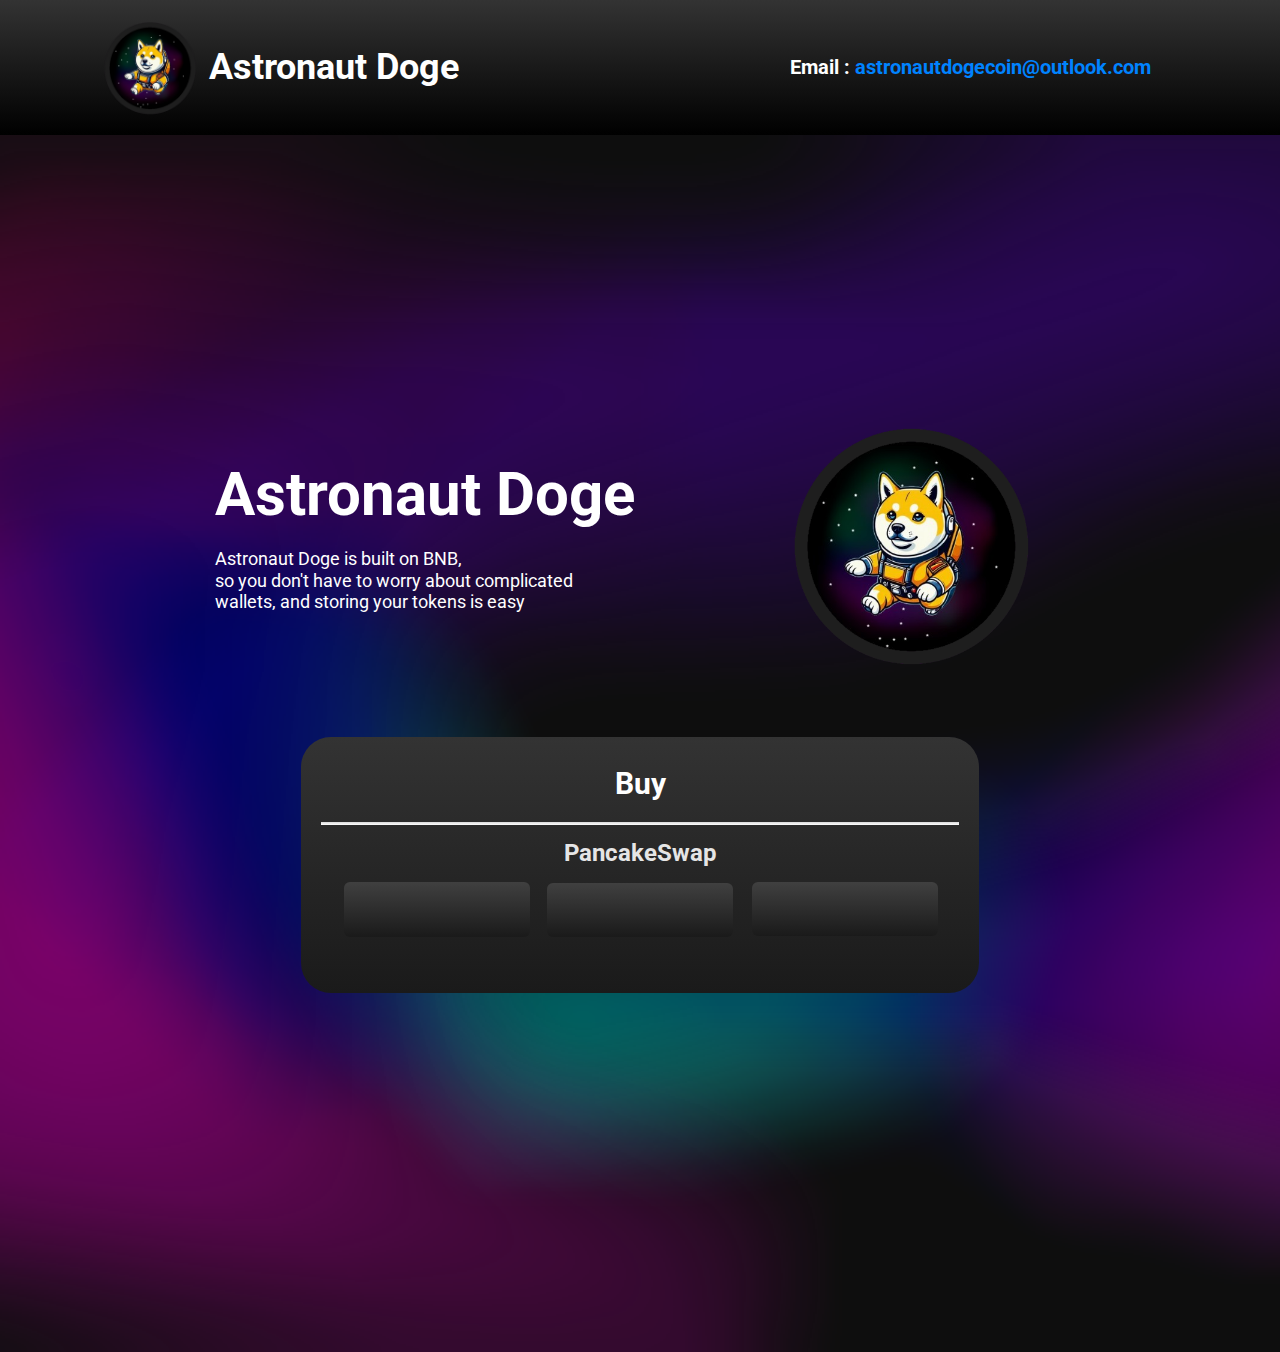
<file: index.html>
<!DOCTYPE html>
<html style="font-size: 16px;" lang="en"><head>
    <meta name="viewport" content="width=device-width, initial-scale=1.0">
    <meta charset="utf-8">
    <meta name="keywords" content="​Astronaut Doge​">
    <meta name="description" content="">
    <title>Home</title>
    <link rel="stylesheet" href="nicepage.css" media="screen">
<link rel="stylesheet" href="Home.css" media="screen">
    <script class="u-script" type="text/javascript" src="jquery.js" defer=""></script>
    <script class="u-script" type="text/javascript" src="nicepage.js" defer=""></script>
    <meta name="generator" content="Nicepage 6.3.1, nicepage.com">
    <link id="u-theme-google-font" rel="stylesheet" href="https://fonts.googleapis.com/css?family=Roboto:100,100i,300,300i,400,400i,500,500i,700,700i,900,900i|Open+Sans:300,300i,400,400i,500,500i,600,600i,700,700i,800,800i">
    
    
    
    <script type="application/ld+json">{
		"@context": "http://schema.org",
		"@type": "Organization",
		"name": "COin",
		"logo": "images/bnbcoin1.png"
}</script>
    <meta name="theme-color" content="#478ac9">
    <meta property="og:title" content="Home">
    <meta property="og:type" content="website">
  <meta data-intl-tel-input-cdn-path="intlTelInput/"></head>
  <body data-home-page="Home.html" data-home-page-title="Home" data-path-to-root="./" data-include-products="false" class="u-body u-xl-mode" data-lang="en"><header class="u-clearfix u-gradient u-header u-header" id="sec-1ff8"><div class="u-clearfix u-sheet u-sheet-1">
        <a href="https://nicepage.com" class="u-image u-logo u-image-1" data-image-width="500" data-image-height="500">
          <img src="images/bnbcoin1.png" class="u-logo-image u-logo-image-1">
        </a>
        <h3 class="u-text u-text-body-alt-color u-text-default u-text-1"> Astronaut Doge </h3>
        <h3 class="u-text u-text-body-alt-color u-text-default u-text-2"> Email : <span class="u-text-custom-color-2">astronautdogecoin@outlook.com</span>
        </h3>
      </div></header>
    <section class="u-clearfix u-image u-section-1" id="sec-8e86" data-image-width="1280" data-image-height="720">
      <div class="u-clearfix u-sheet u-sheet-1">
        <img class="u-image u-image-circle u-image-contain u-preserve-proportions u-image-1" src="images/bnbcoin1.png" alt="" data-image-width="500" data-image-height="500">
        <h2 class="u-text u-text-default u-text-white u-text-1"> Astronaut Doge </h2>
        <h6 class="u-text u-text-body-alt-color u-text-default u-text-2"> Astronaut Doge is built on BNB,<br>so you don't have to worry about complicated&nbsp;<br>wallets, and storing your tokens is easy
        </h6>
        <div class="u-container-style u-gradient u-group u-radius u-shape-round u-group-1">
          <div class="u-container-layout u-container-layout-1">
            <h3 class="u-text u-text-body-alt-color u-text-default u-text-3">Buy </h3>
            <div class="u-container-style u-gradient u-group u-group-2">
              <div class="u-container-layout"></div>
            </div>
            <h4 class="u-text u-text-default u-text-grey-10 u-text-4"> PancakeSwap</h4>
            <a href="Home.html" class="u-border-none u-btn u-btn-round u-button-style u-gradient u-hover-palette-1-light-1 u-none u-radius u-btn-1"> ⠀</a>
            <div class="custom-expanded u-clearfix u-custom-html u-custom-html-1">
              <button type="button" onclick="window.location.href = ''" style="width: 50px; height: 50px; padding: 0; border: none; background: url('https://github.com/astronautdogecoin/icon/blob/main/usdc.png?raw=true') no-repeat center center; background-size: cover;"></button>
            </div>
            <a href="Home.html" class="u-border-none u-btn u-btn-round u-button-style u-gradient u-hover-palette-1-light-1 u-none u-radius u-btn-2"> ⠀</a>
            <div class="custom-expanded u-clearfix u-custom-html u-custom-html-2">
              <button type="button" onclick="window.location.href = ''" style="width: 40px; height: 40px; padding: 0; border: none; background: url('https://raw.githubusercontent.com/astronautdogecoin/icon/main/bnb.png') no-repeat center center; background-size: cover;"></button>
            </div>
            <a href="Home.html" class="u-border-none u-btn u-btn-round u-button-style u-gradient u-hover-palette-1-light-1 u-none u-radius u-btn-3"> ⠀</a>
            <div class="custom-expanded u-clearfix u-custom-html u-custom-html-3">
              <button type="button" onclick="window.location.href = ''" style="width: 40px; height: 40px; padding: 0; border: none; background: url('https://raw.githubusercontent.com/astronautdogecoin/icon/main/usdt.png') no-repeat center center; background-size: cover;"></button>
            </div>
          </div>
        </div>
      </div>
    </section>
</body></html>
</file>
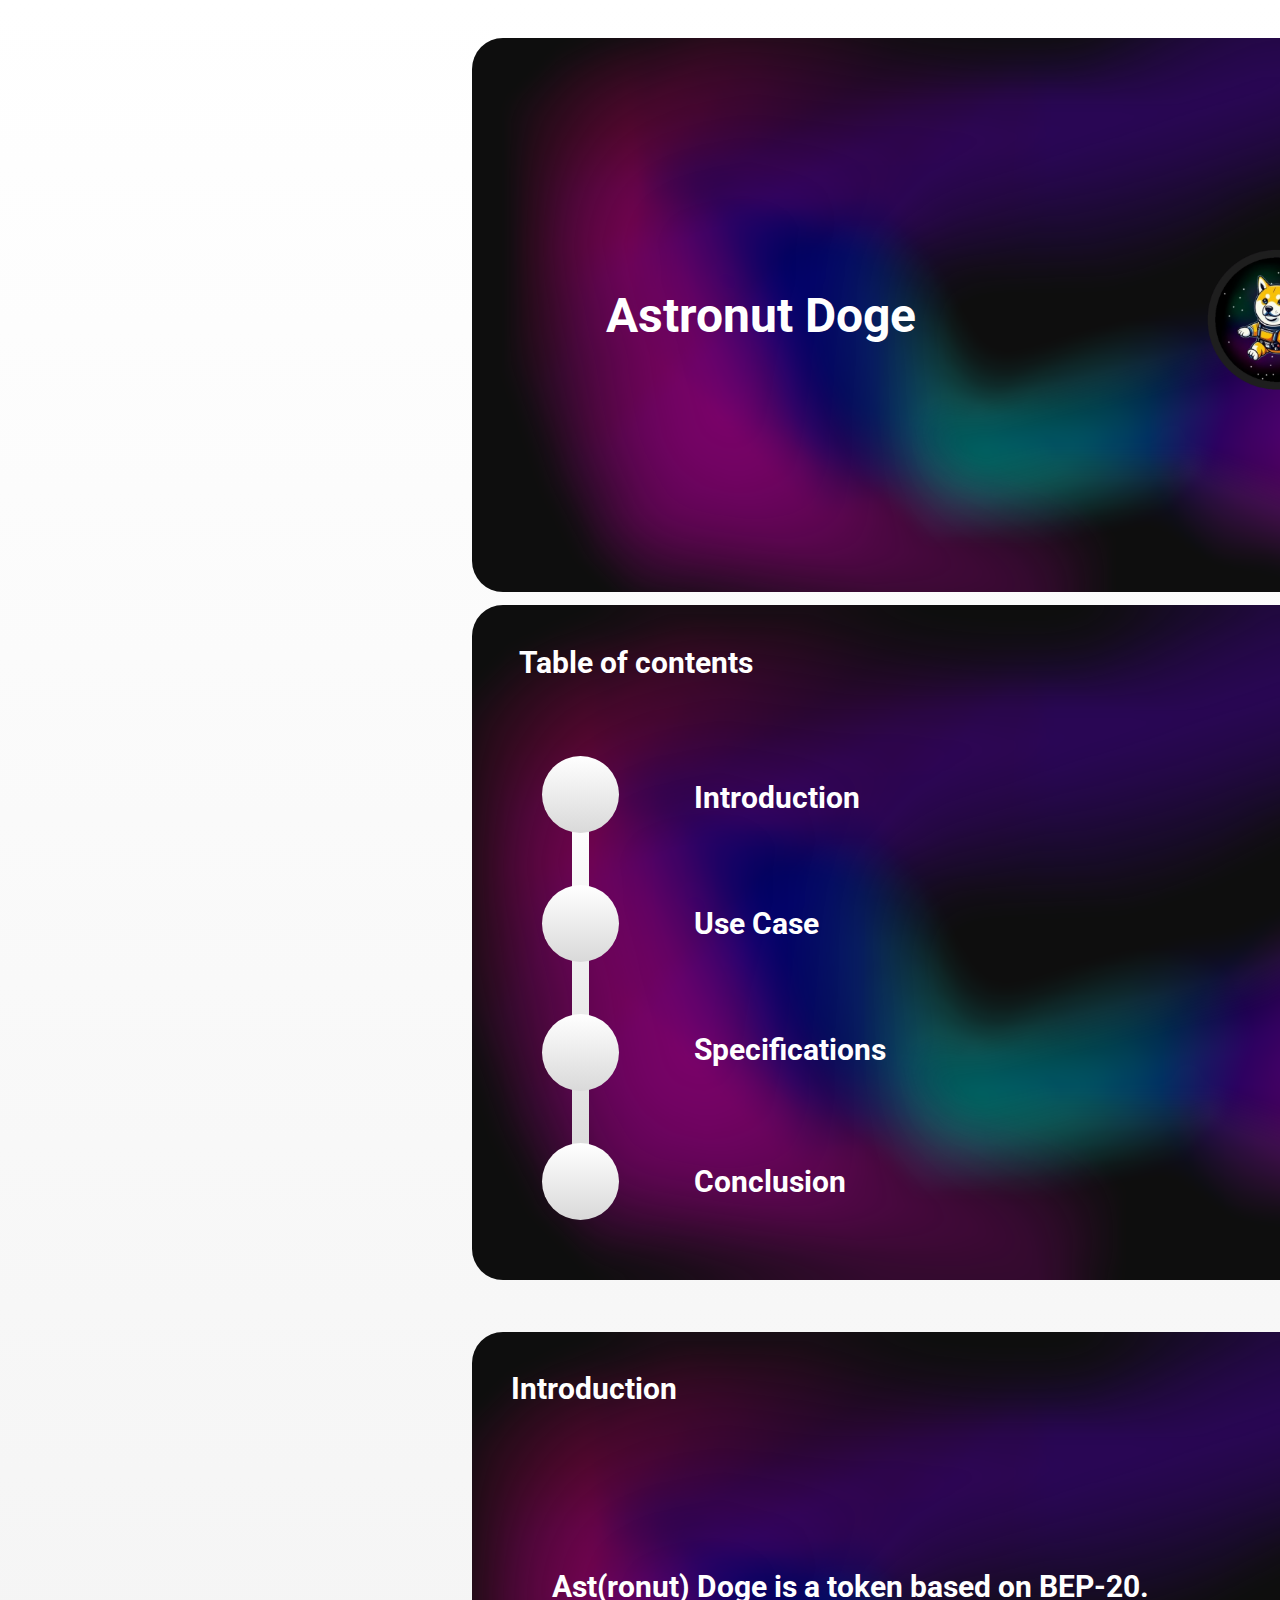
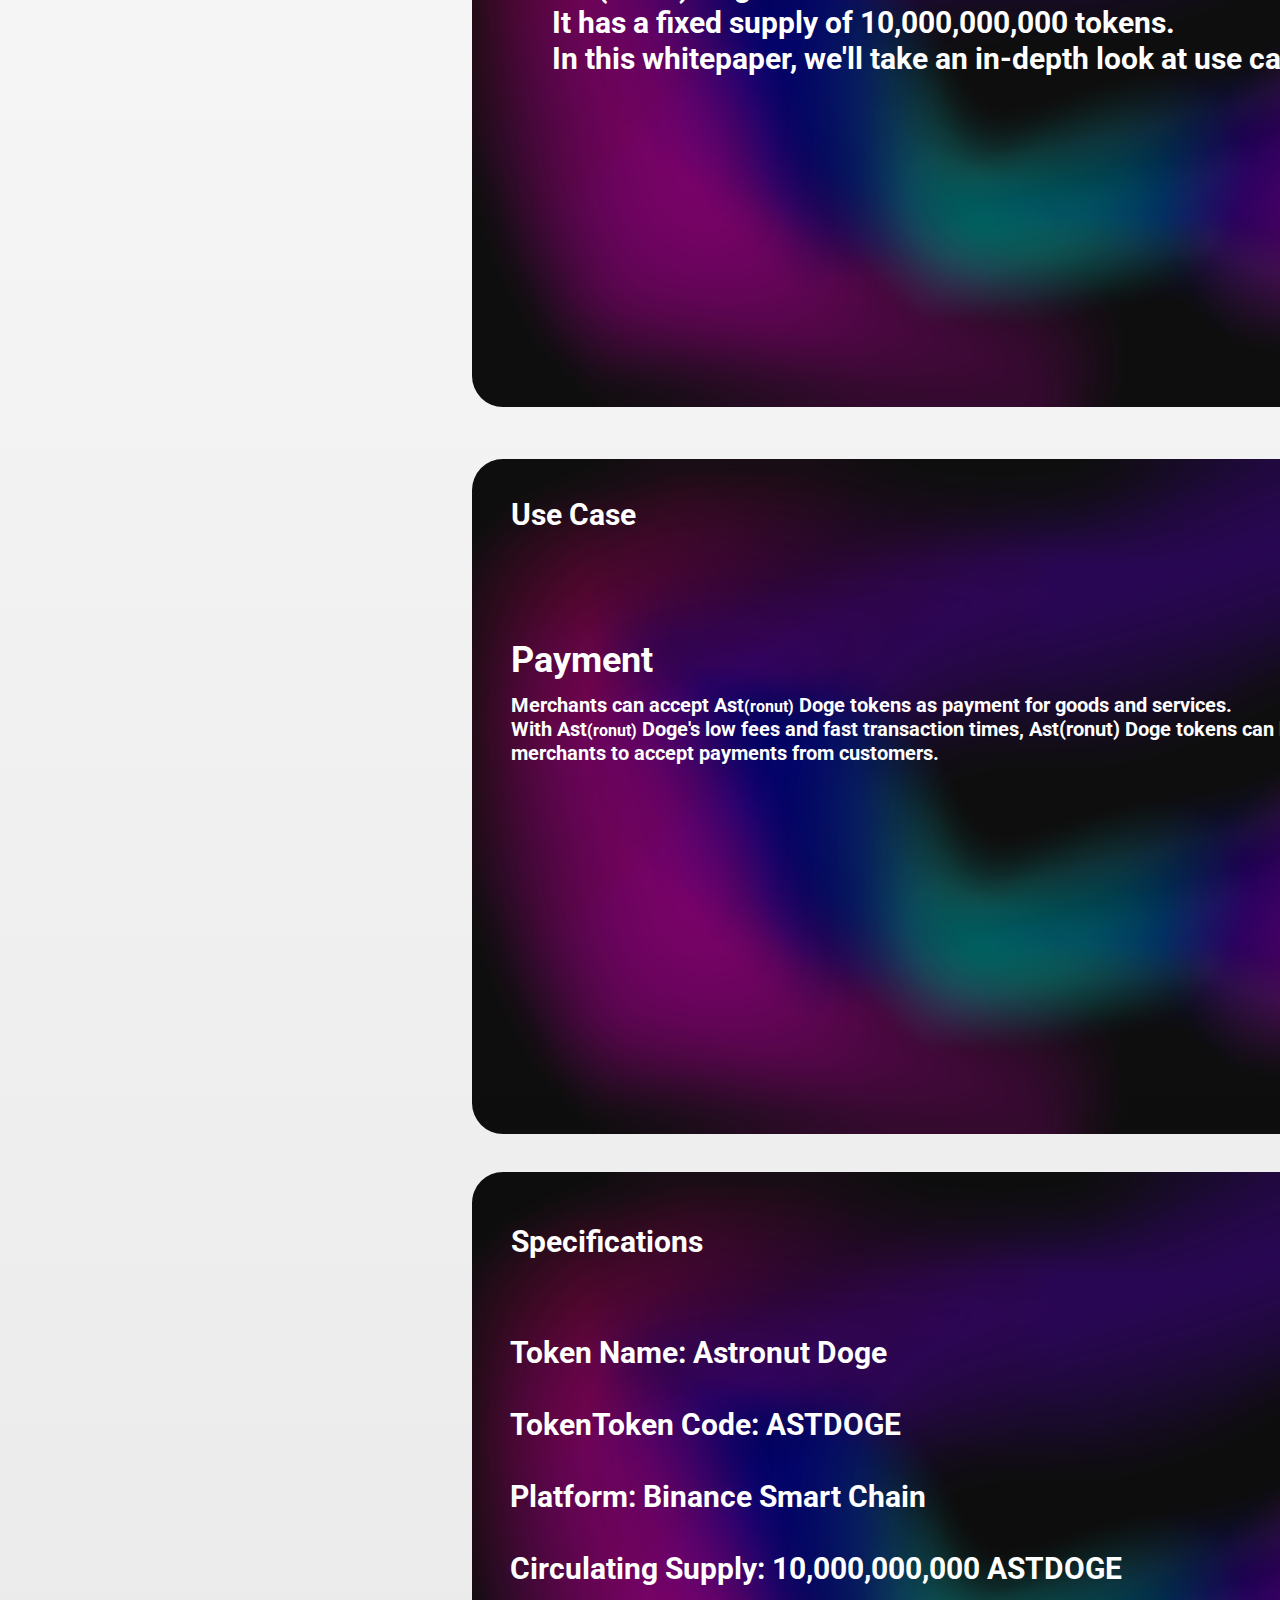
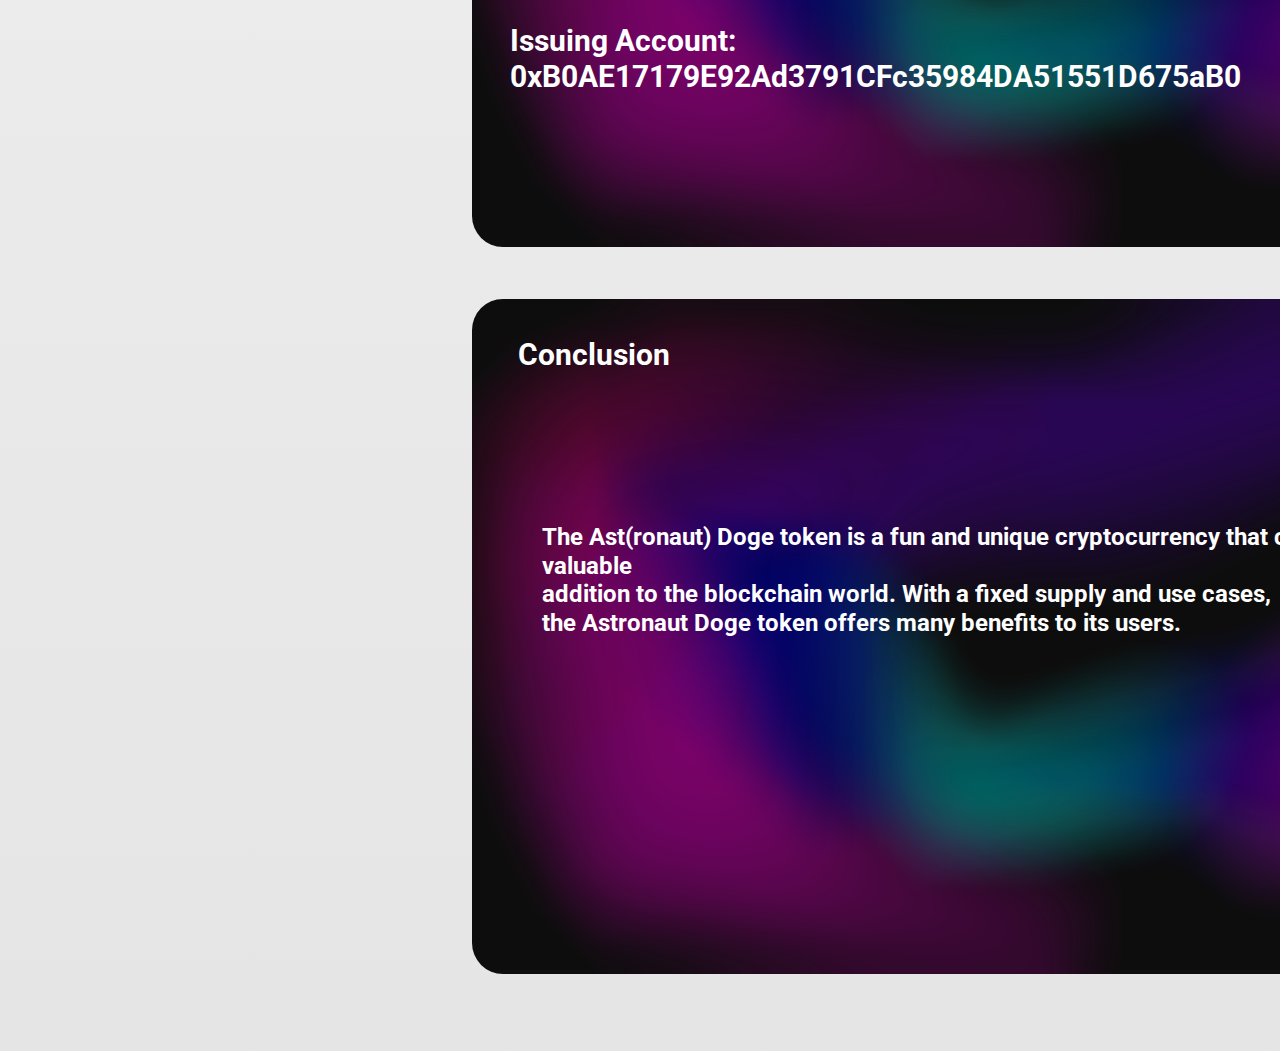
<file: Contact.html>
<!DOCTYPE html>
<html style="font-size: 16px;" lang="en"><head>
    <meta name="viewport" content="width=device-width, initial-scale=1.0">
    <meta charset="utf-8">
    <meta name="keywords" content="">
    <meta name="description" content="">
    <title>Contact</title>
    <link rel="stylesheet" href="nicepage.css" media="screen">
<link rel="stylesheet" href="Contact.css" media="screen">
    <script class="u-script" type="text/javascript" src="jquery.js" defer=""></script>
    <script class="u-script" type="text/javascript" src="nicepage.js" defer=""></script>
    <meta name="generator" content="Nicepage 6.3.1, nicepage.com">
    <link id="u-theme-google-font" rel="stylesheet" href="https://fonts.googleapis.com/css?family=Roboto:100,100i,300,300i,400,400i,500,500i,700,700i,900,900i|Open+Sans:300,300i,400,400i,500,500i,600,600i,700,700i,800,800i">
    
    
    
    <script type="application/ld+json">{
		"@context": "http://schema.org",
		"@type": "Organization",
		"name": "COin"
}</script>
    <meta name="theme-color" content="#478ac9">
    <meta property="og:title" content="Contact">
    <meta property="og:type" content="website">
  <meta data-intl-tel-input-cdn-path="intlTelInput/"></head>
  <body data-path-to-root="./" data-include-products="false" class="u-body u-xl-mode" data-lang="en">
    <section class="u-clearfix u-gradient u-section-1" id="sec-cd48">
      <div class="u-clearfix u-sheet u-sheet-1">
        <img class="u-image u-image-round u-radius u-image-1" src="images/background.png" alt="" data-image-width="1280" data-image-height="720">
        <h3 class="u-text u-text-body-alt-color u-text-default u-text-1"> Astronut&nbsp;Doge</h3>
        <img class="u-image u-image-contain u-image-default u-preserve-proportions u-image-2" src="images/bnbcoin1.png" alt="" data-image-width="500" data-image-height="500">
        <img class="u-image u-image-round u-radius u-image-3" src="images/background.png" alt="" data-image-width="1280" data-image-height="720">
        <h3 class="u-text u-text-body-alt-color u-text-default u-text-2"> Table of contents</h3>
        <div class="u-gradient u-shape u-shape-rectangle u-shape-1"></div>
        <div class="u-gradient u-preserve-proportions u-shape u-shape-circle u-shape-2"></div>
        <div class="u-gradient u-preserve-proportions u-shape u-shape-circle u-shape-3"></div>
        <div class="u-gradient u-preserve-proportions u-shape u-shape-circle u-shape-4"></div>
        <div class="u-gradient u-preserve-proportions u-shape u-shape-circle u-shape-5"></div>
        <h3 class="u-text u-text-body-alt-color u-text-default u-text-3"> Introduction</h3>
        <h3 class="u-text u-text-body-alt-color u-text-default u-text-4"> Use Case</h3>
        <h3 class="u-text u-text-body-alt-color u-text-default u-text-5"> Specifications</h3>
        <h3 class="u-text u-text-body-alt-color u-text-default u-text-6"> Conclusion</h3>
        <img class="u-image u-image-round u-radius u-image-4" src="images/background.png" alt="" data-image-width="1280" data-image-height="720">
        <h3 class="u-text u-text-body-alt-color u-text-default u-text-7"> Introduction</h3>
        <h3 class="u-text u-text-body-alt-color u-text-default u-text-8"> Ast(ronut) Doge is a token based on BEP-20.<br>It has a fixed supply of 10,000,000,000 tokens.<br>In this whitepaper, we'll take an in-depth look at use cases and more.
        </h3>
        <img class="u-image u-image-round u-radius u-image-5" src="images/background.png" alt="" data-image-width="1280" data-image-height="720">
        <h3 class="u-text u-text-body-alt-color u-text-default u-text-9"> Use Case</h3>
        <h3 class="u-text u-text-body-alt-color u-text-default u-text-10">Payment</h3>
        <h3 class="u-text u-text-body-alt-color u-text-default u-text-11"> Merchants can accept Ast<span style="font-size: 1rem;">(ronut)</span> Doge tokens as payment for goods and services. <br>With Ast<span style="font-size: 1rem;">(ronut)</span> Doge's low fees and fast transaction times, Ast(ronut) Doge tokens can be a convenient way for merchants to accept payments from customers.
        </h3>
        <img class="u-image u-image-round u-radius u-image-6" src="images/background.png" alt="" data-image-width="1280" data-image-height="720">
        <h3 class="u-text u-text-body-alt-color u-text-default u-text-12"> Specifications</h3>
        <h3 class="u-text u-text-body-alt-color u-text-default u-text-13"> Token Name: ​​Astronut&nbsp;Doge<br>
          <br>TokenToken Code: ASTDOGE<br>
          <br>Platform: Binance Smart Chain<br>
          <br>Circulating Supply: 10,000,000,000 ASTDOGE<br>
          <br>Issuing Account:&nbsp;<br> 0xB0AE17179E92Ad3791CFc35984DA51551D675aB0
        </h3>
        <img class="u-image u-image-round u-radius u-image-7" src="images/background.png" alt="" data-image-width="1280" data-image-height="720">
        <h3 class="u-text u-text-body-alt-color u-text-default u-text-14"> Conclusion</h3>
        <h3 class="u-text u-text-body-alt-color u-text-default u-text-15"> The Ast(ronaut) Doge token is a fun and unique cryptocurrency that could be a valuable&nbsp;<br>addition to the blockchain world. With a fixed supply and use cases,&nbsp;<br>the Astronaut Doge token offers many benefits to its users. 
        </h3>
      </div>
    </section>
</body></html>
</file>
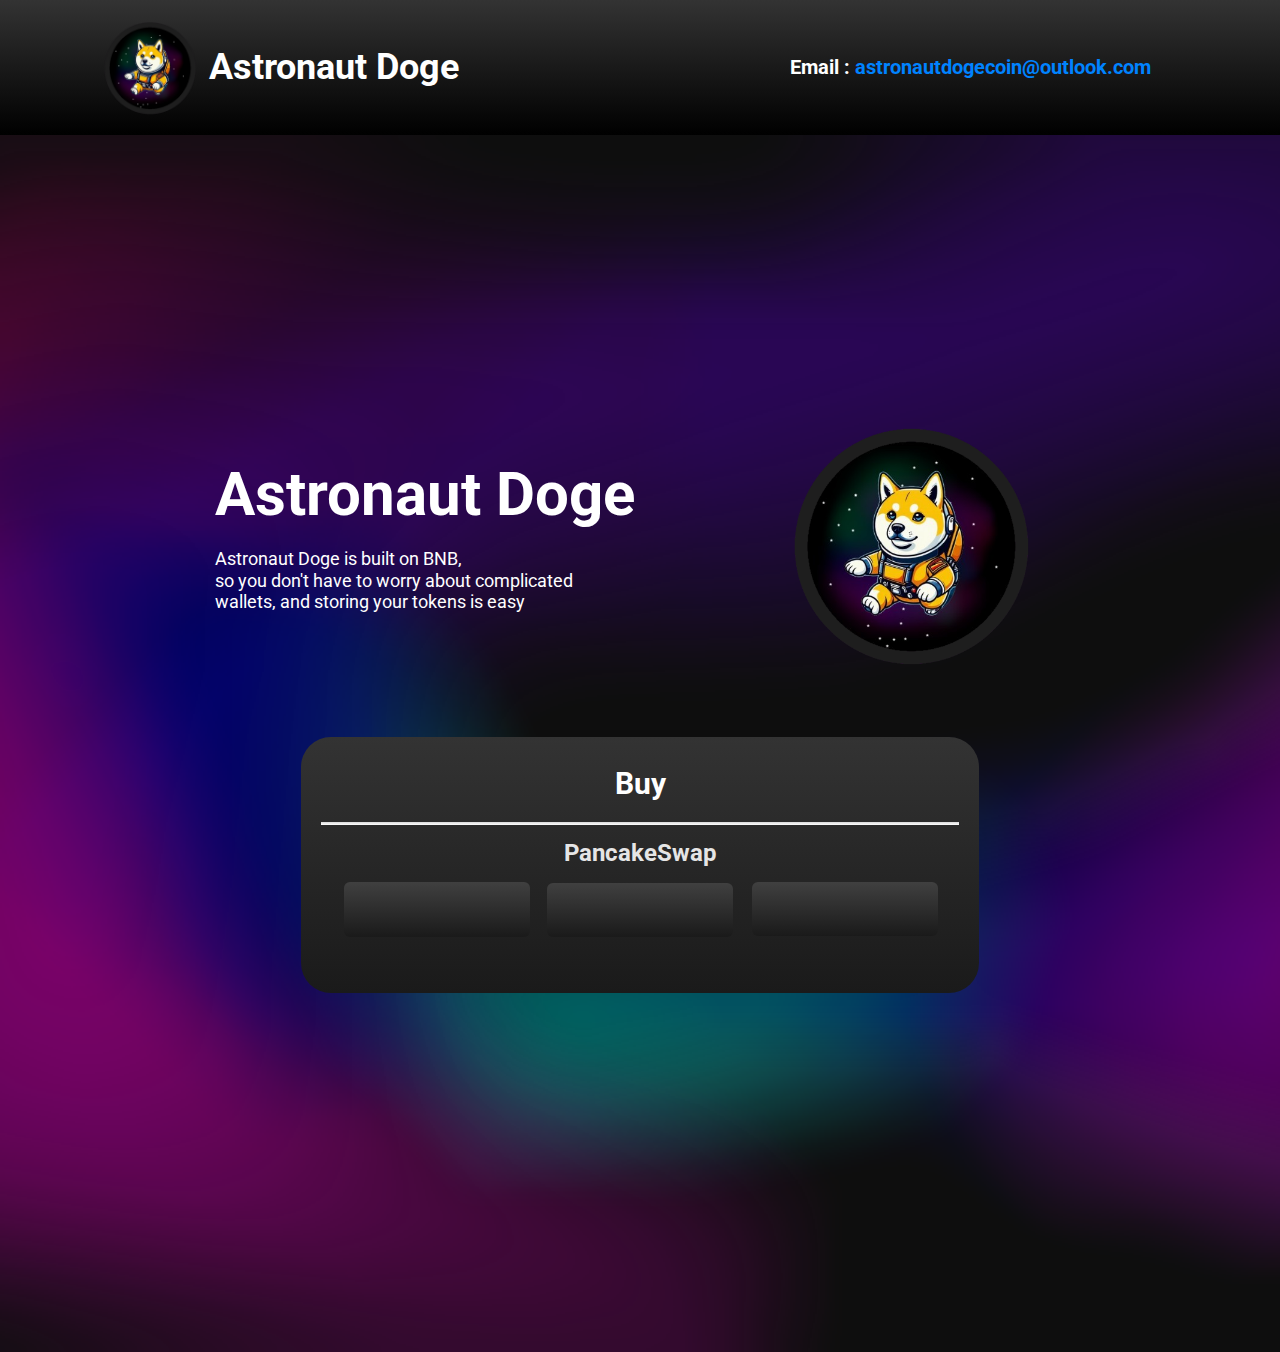
<file: Home.html>
<!DOCTYPE html>
<html style="font-size: 16px;" lang="en"><head>
    <meta name="viewport" content="width=device-width, initial-scale=1.0">
    <meta charset="utf-8">
    <meta name="keywords" content="​Astronaut Doge​">
    <meta name="description" content="">
    <title>Home</title>
    <link rel="stylesheet" href="nicepage.css" media="screen">
<link rel="stylesheet" href="Home.css" media="screen">
    <script class="u-script" type="text/javascript" src="jquery.js" defer=""></script>
    <script class="u-script" type="text/javascript" src="nicepage.js" defer=""></script>
    <meta name="generator" content="Nicepage 6.3.1, nicepage.com">
    <link id="u-theme-google-font" rel="stylesheet" href="https://fonts.googleapis.com/css?family=Roboto:100,100i,300,300i,400,400i,500,500i,700,700i,900,900i|Open+Sans:300,300i,400,400i,500,500i,600,600i,700,700i,800,800i">
    
    
    
    <script type="application/ld+json">{
		"@context": "http://schema.org",
		"@type": "Organization",
		"name": "COin",
		"logo": "images/bnbcoin1.png"
}</script>
    <meta name="theme-color" content="#478ac9">
    <meta property="og:title" content="Home">
    <meta property="og:type" content="website">
  <meta data-intl-tel-input-cdn-path="intlTelInput/"></head>
  <body data-path-to-root="./" data-include-products="false" class="u-body u-xl-mode" data-lang="en"><header class="u-clearfix u-gradient u-header u-header" id="sec-1ff8"><div class="u-clearfix u-sheet u-sheet-1">
        <a href="https://nicepage.com" class="u-image u-logo u-image-1" data-image-width="500" data-image-height="500">
          <img src="images/bnbcoin1.png" class="u-logo-image u-logo-image-1">
        </a>
        <h3 class="u-text u-text-body-alt-color u-text-default u-text-1"> Astronaut Doge </h3>
        <h3 class="u-text u-text-body-alt-color u-text-default u-text-2"> Email : <span class="u-text-custom-color-2">astronautdogecoin@outlook.com</span>
        </h3>
      </div></header>
    <section class="u-clearfix u-image u-section-1" id="sec-8e86" data-image-width="1280" data-image-height="720">
      <div class="u-clearfix u-sheet u-sheet-1">
        <img class="u-image u-image-circle u-image-contain u-preserve-proportions u-image-1" src="images/bnbcoin1.png" alt="" data-image-width="500" data-image-height="500">
        <h2 class="u-text u-text-default u-text-white u-text-1"> Astronaut Doge </h2>
        <h6 class="u-text u-text-body-alt-color u-text-default u-text-2"> Astronaut Doge is built on BNB,<br>so you don't have to worry about complicated&nbsp;<br>wallets, and storing your tokens is easy
        </h6>
        <div class="u-container-style u-gradient u-group u-radius u-shape-round u-group-1">
          <div class="u-container-layout u-container-layout-1">
            <h3 class="u-text u-text-body-alt-color u-text-default u-text-3">Buy </h3>
            <div class="u-container-style u-gradient u-group u-group-2">
              <div class="u-container-layout"></div>
            </div>
            <h4 class="u-text u-text-default u-text-grey-10 u-text-4"> PancakeSwap</h4>
            <a href="Home.html" class="u-border-none u-btn u-btn-round u-button-style u-gradient u-hover-palette-1-light-1 u-none u-radius u-btn-1"> ⠀</a>
            <div class="custom-expanded u-clearfix u-custom-html u-custom-html-1">
              <button type="button" onclick="window.location.href = ''" style="width: 50px; height: 50px; padding: 0; border: none; background: url('https://github.com/astronautdogecoin/icon/blob/main/usdc.png?raw=true') no-repeat center center; background-size: cover;"></button>
            </div>
            <a href="Home.html" class="u-border-none u-btn u-btn-round u-button-style u-gradient u-hover-palette-1-light-1 u-none u-radius u-btn-2"> ⠀</a>
            <div class="custom-expanded u-clearfix u-custom-html u-custom-html-2">
              <button type="button" onclick="window.location.href = ''" style="width: 40px; height: 40px; padding: 0; border: none; background: url('https://raw.githubusercontent.com/astronautdogecoin/icon/main/bnb.png') no-repeat center center; background-size: cover;"></button>
            </div>
            <a href="Home.html" class="u-border-none u-btn u-btn-round u-button-style u-gradient u-hover-palette-1-light-1 u-none u-radius u-btn-3"> ⠀</a>
            <div class="custom-expanded u-clearfix u-custom-html u-custom-html-3">
              <button type="button" onclick="window.location.href = ''" style="width: 40px; height: 40px; padding: 0; border: none; background: url('https://raw.githubusercontent.com/astronautdogecoin/icon/main/usdt.png') no-repeat center center; background-size: cover;"></button>
            </div>
          </div>
        </div>
      </div>
    </section>
</body></html>
</file>
